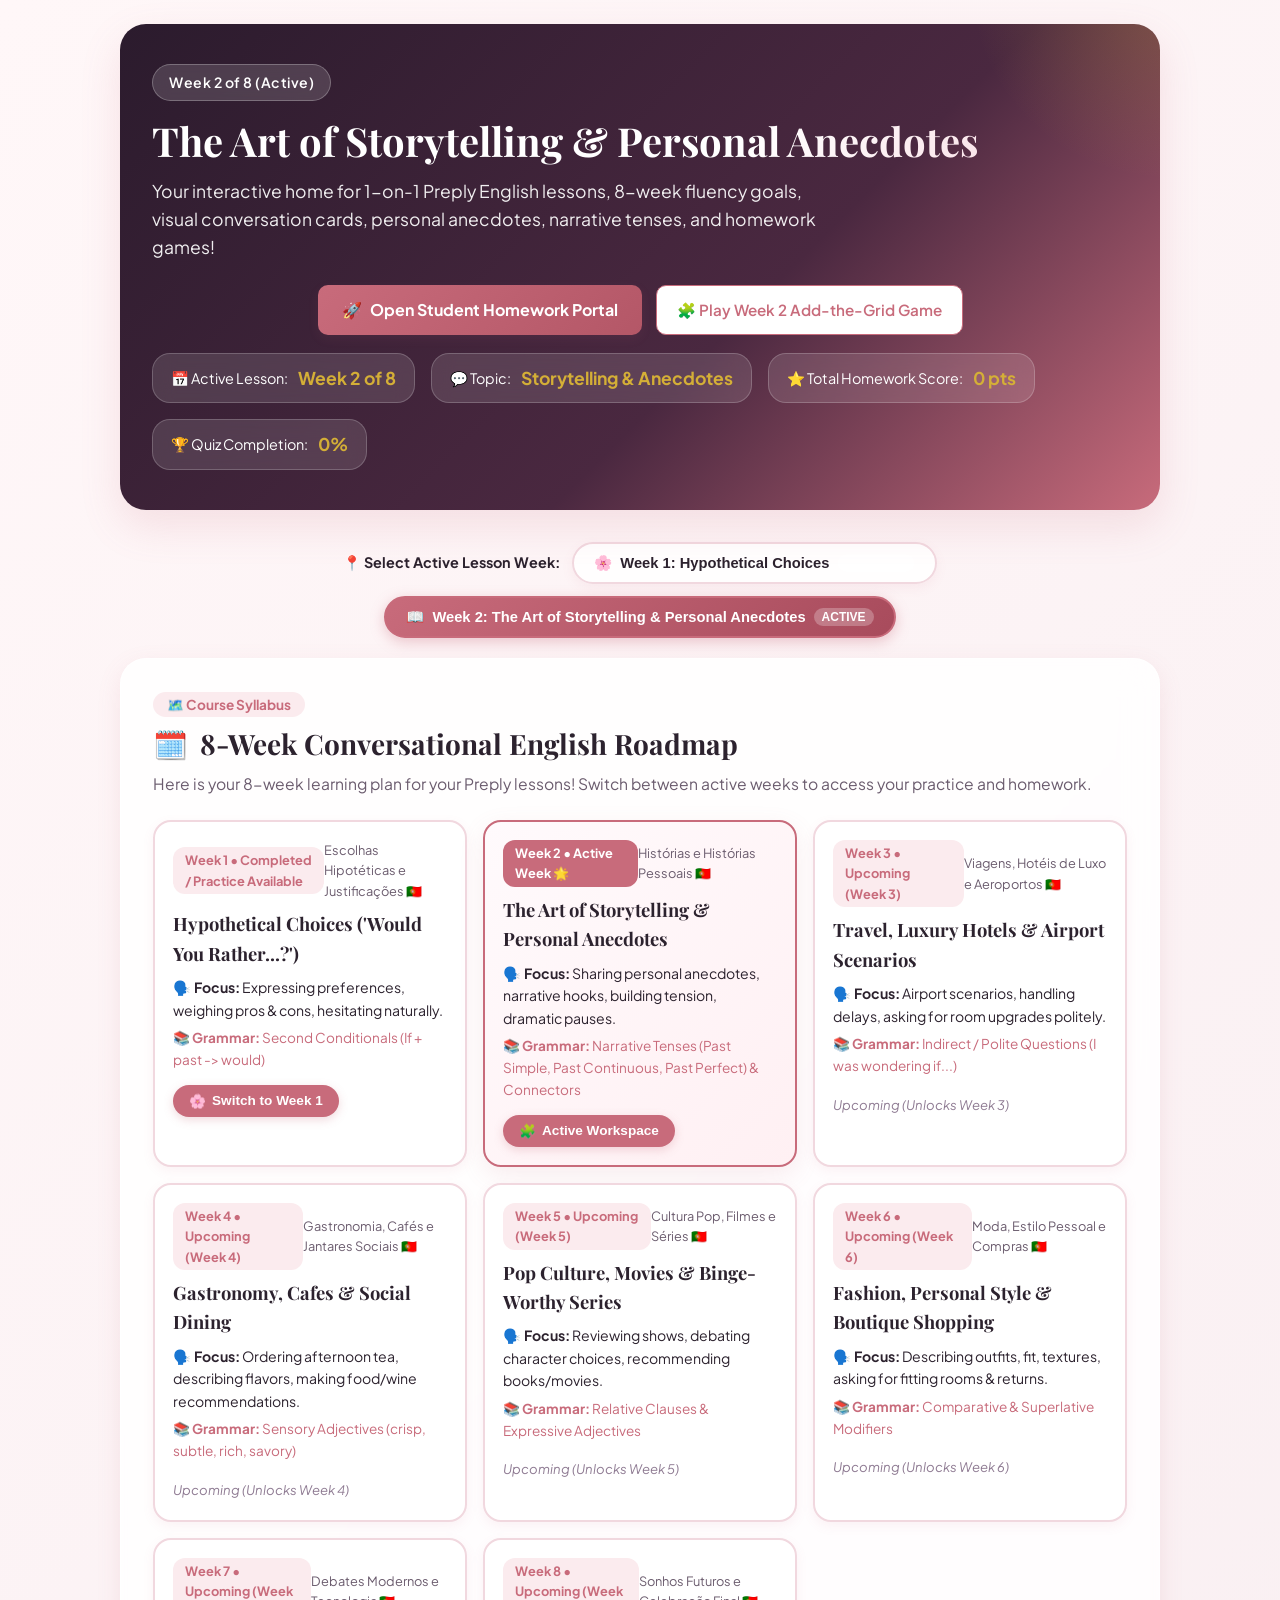
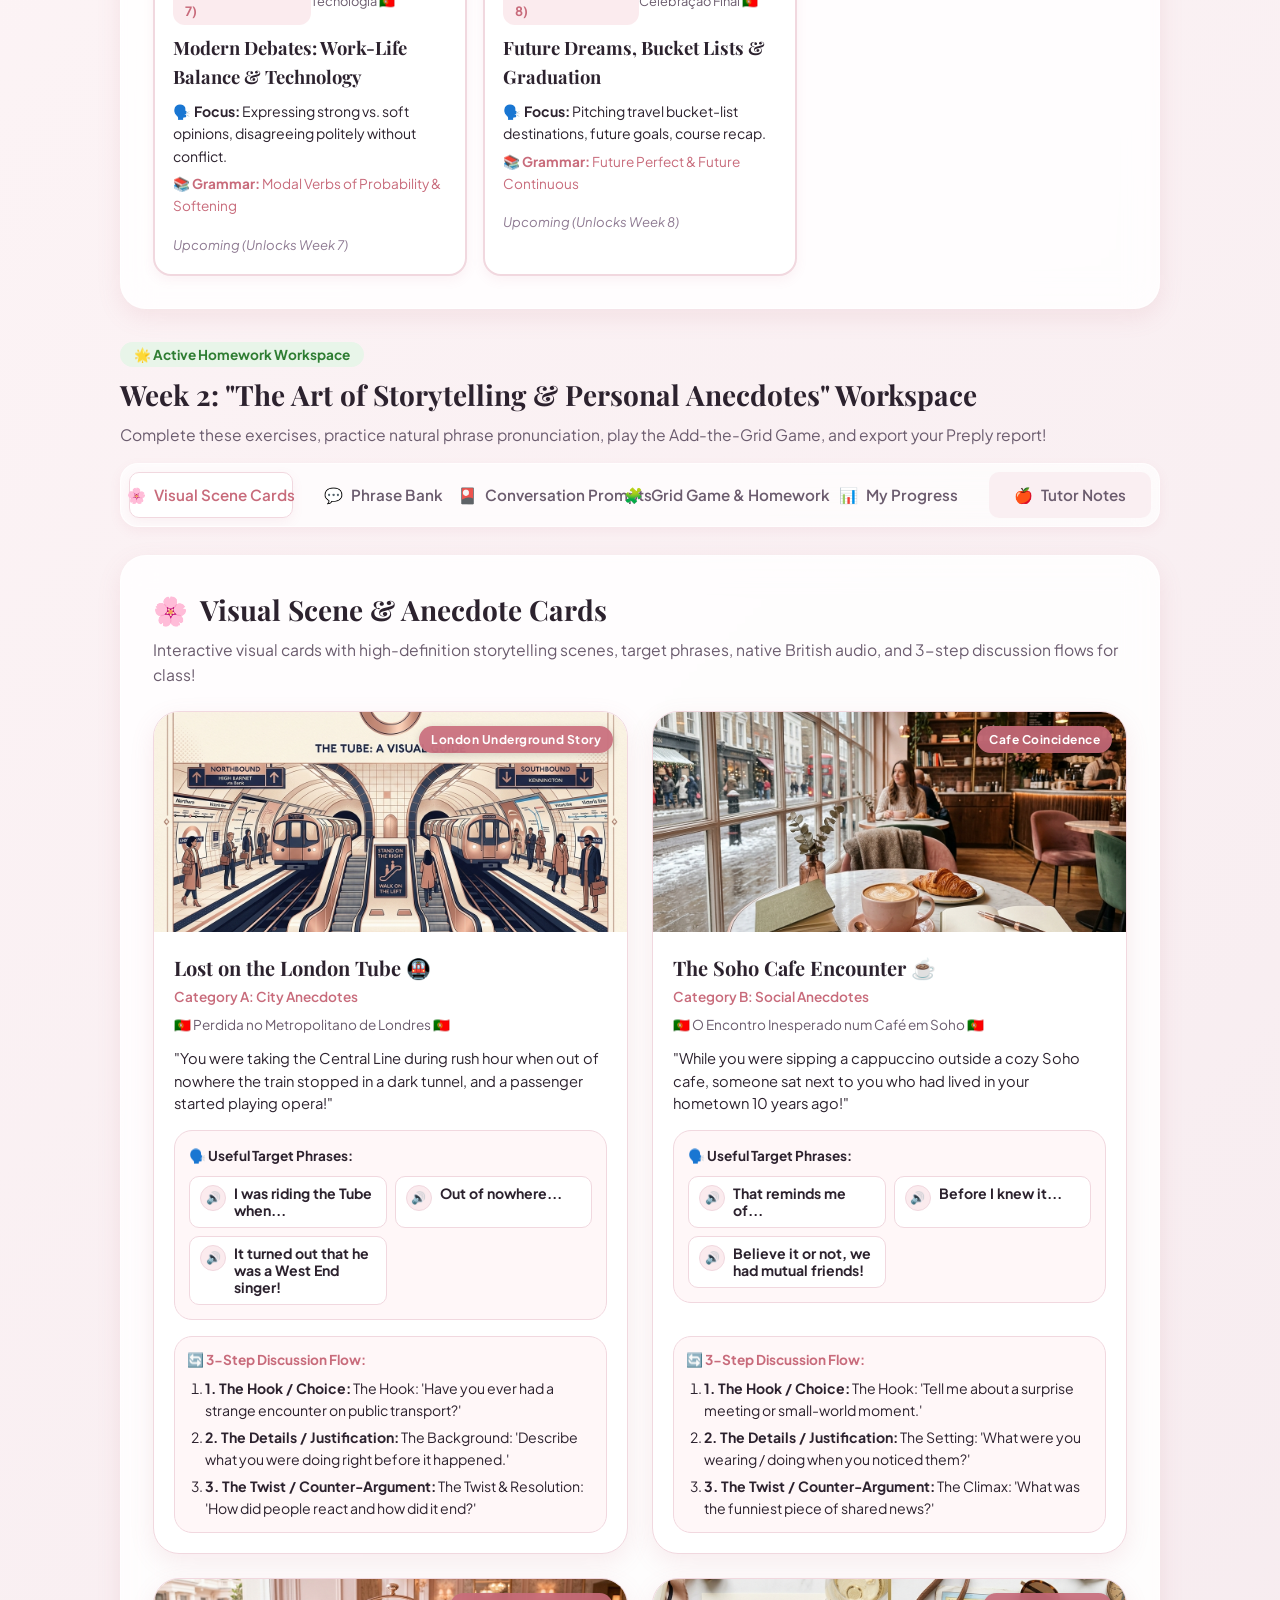
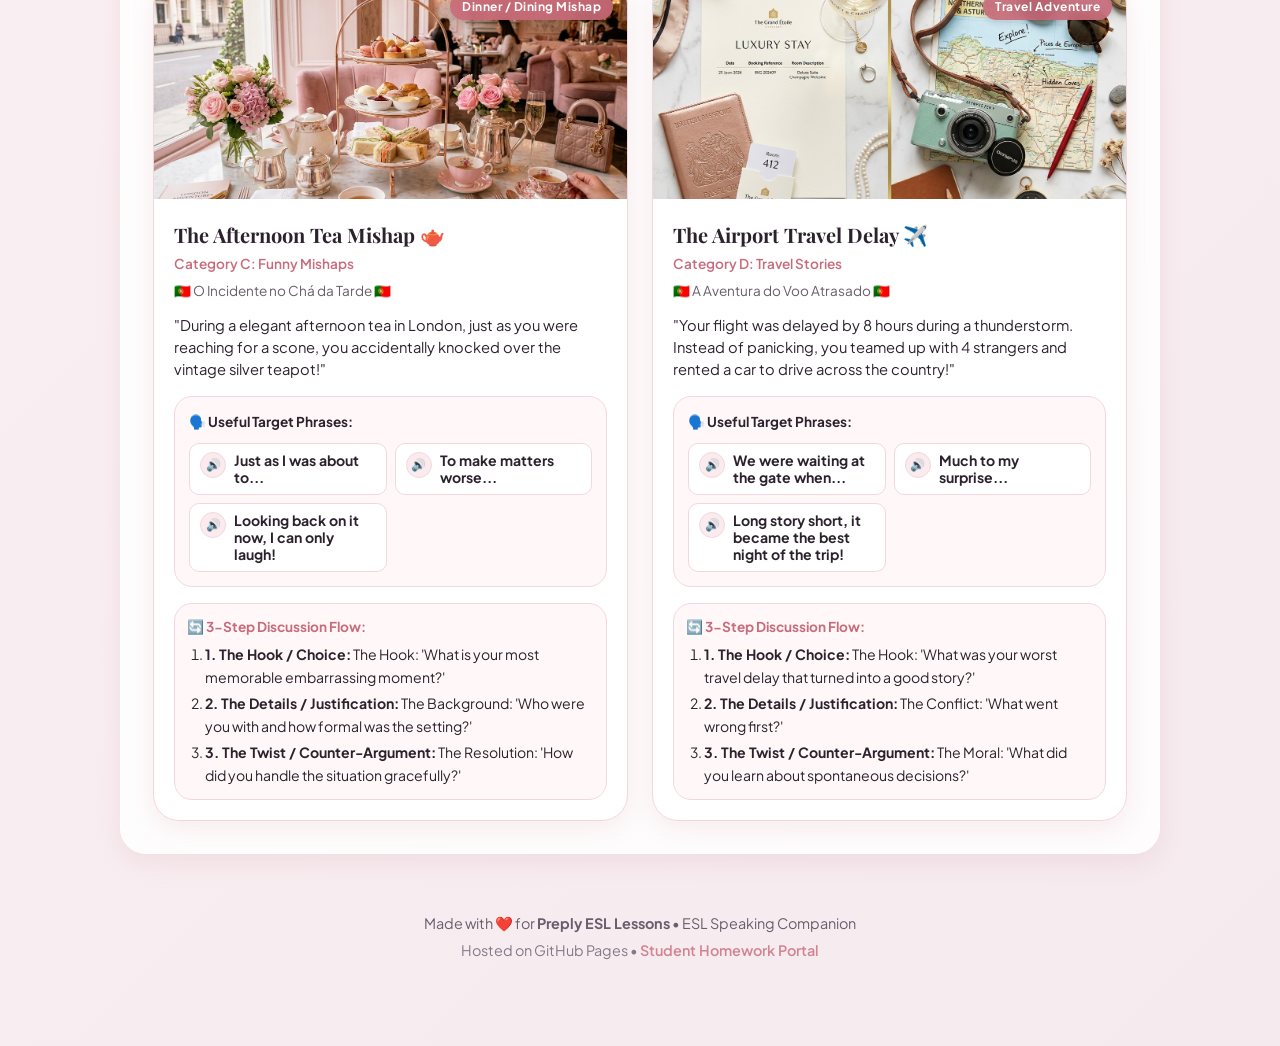
<file: index.html>
<!DOCTYPE html>
<html lang="en">
<head>
  <meta charset="UTF-8">
  <meta name="viewport" content="width=device-width, initial-scale=1.0">
  <title>Preply English Learning Hub 🌸</title>
  <meta name="description" content="Central Preply ESL landing page and 8-week curriculum roadmap: Conversational English, Would You Rather, travel practice, and homework exporter.">
  
  <!-- Google Fonts -->
  <link rel="preconnect" href="https://fonts.googleapis.com">
  <link rel="preconnect" href="https://fonts.gstatic.com" crossorigin>
  <link href="https://fonts.googleapis.com/css2?family=Playfair+Display:ital,wght@0,600;0,700;1,400&family=Plus+Jakarta+Sans:wght@400;500;600;700&display=swap" rel="stylesheet">
  
  <!-- Main Styling -->
  <link rel="stylesheet" href="styles.css">
</head>
<body>

  <div class="app-container">
    
    <!-- Hero Header Banner -->
    <header class="hero-header">
      <div class="hero-badge" id="hero-active-week-badge">
        <span>🌸 Preply Conversational English Hub</span>
        <span>•</span>
        <span>Week 2 Active</span>
        <span>•</span>
        <span>Target: B1/B2 Intermediate</span>
      </div>

      <h1 class="hero-title" id="hero-topic-title">The Art of Storytelling & Personal Anecdotes ✨</h1>
      <p class="hero-subtitle">
        Your interactive home for 1-on-1 Preply English lessons, 8-week fluency goals, visual conversation cards, personal anecdotes, narrative tenses, and homework games!
      </p>

      <!-- Quick Action Buttons -->
      <div style="display: flex; gap: 14px; justify-content: center; flex-wrap: wrap; margin: 18px 0;">
        <a href="student_homework.html" class="btn-primary" style="text-decoration: none; font-weight: 700; font-size: 1rem; padding: 12px 24px;">
          <span>🚀</span> Open Student Homework Portal
        </a>
        <a href="#active-homework-section" class="btn-secondary" style="text-decoration: none; font-weight: 600; font-size: 0.95rem; padding: 12px 20px;">
          <span>🧩</span> Play Week 2 Add-the-Grid Game
        </a>
      </div>
      
      <div class="hero-stats-row">
        <div class="stat-pill">
          <span>📅 Active Lesson:</span>
          <strong>Week 2 of 8</strong>
        </div>
        <div class="stat-pill">
          <span>💬 Topic:</span>
          <strong>Storytelling & Anecdotes</strong>
        </div>
        <div class="stat-pill">
          <span>⭐ Total Homework Score:</span>
          <strong id="header-score-val">0 pts</strong>
        </div>
        <div class="stat-pill">
          <span>🏆 Quiz Completion:</span>
          <strong id="header-progress-val">0%</strong>
        </div>
      </div>
    </header>

    <!-- Week Switcher Controller -->
    <div id="week-switcher-container"></div>

    <!-- SECTION 1: 8-WEEK CURRICULUM ROADMAP -->
    <section class="card-section" style="margin-bottom: 32px;">
      <div class="section-header">
        <div>
          <span style="background: var(--primary-light); color: var(--primary); padding: 4px 14px; border-radius: 20px; font-weight: 700; font-size: 0.85rem;">
            🗺️ Course Syllabus
          </span>
          <h2 class="section-title" style="margin-top: 6px;"><span>🗓️</span> 8-Week Conversational English Roadmap</h2>
          <p class="section-desc">Here is your 8-week learning plan for your Preply lessons! Switch between active weeks to access your practice and homework.</p>
        </div>
      </div>

      <!-- 8-Week Grid -->
      <div style="display: grid; grid-template-columns: repeat(auto-fit, minmax(280px, 1fr)); gap: 16px;" id="syllabus-roadmap-container">
        <!-- Rendered dynamically by JS -->
      </div>
    </section>

    <!-- SECTION 2: ACTIVE HOMEWORK WORKSPACE -->
    <div id="active-homework-section">
      <div class="section-header" style="margin-bottom: 16px;">
        <div>
          <span style="background: #e8f5e9; color: var(--success); padding: 4px 14px; border-radius: 20px; font-weight: 700; font-size: 0.85rem;">
            🌟 Active Homework Workspace
          </span>
          <h2 class="section-title" id="active-homework-title" style="margin-top: 6px;"><span>✏️</span> Week 2: "The Art of Storytelling & Personal Anecdotes" Workspace</h2>
          <p class="section-desc" id="active-homework-desc">Complete these exercises, practice natural phrase pronunciation, play the Add-the-Grid Game, and download your homework report to send to your teacher on Preply!</p>
        </div>
      </div>

      <!-- Navigation Tabs -->
      <nav class="nav-tabs" id="main-nav-tabs" role="tablist">
        <button class="tab-btn active" data-tab="visuals" role="tab">
          <span>🌸</span> Visual Scene Cards
        </button>
        <button class="tab-btn" data-tab="phrases" role="tab">
          <span>💬</span> Phrase Bank
        </button>
        <button class="tab-btn" data-tab="cards" role="tab">
          <span>🎴</span> Conversation Prompts
        </button>
        <button class="tab-btn" data-tab="quizzes" role="tab">
          <span>🧩</span> Grid Game & Homework
        </button>
        <button class="tab-btn" data-tab="progress" role="tab">
          <span>📊</span> My Progress
        </button>
        <button class="tab-btn" data-tab="teacherplan" role="tab" style="margin-left: auto; background: rgba(200, 107, 123, 0.08);">
          <span>🍎</span> Tutor Notes
        </button>
      </nav>

      <!-- Main Content Area -->
      <main>

        <!-- TAB 1: VISUAL DILEMMA CARDS -->
        <section id="tab-visuals" class="tab-content active" role="tabpanel">
          <div class="card-section">
            <div class="section-header">
              <div>
                <h2 class="section-title"><span>🌸</span> Visual Scene & Anecdote Cards</h2>
                <p class="section-desc">Interactive visual cards with high-definition storytelling scenes, target phrases, native British audio, and 3-step discussion flows for class!</p>
              </div>
            </div>

            <div class="visual-cards-grid" id="visual-cards-container">
              <!-- Rendered dynamically by JS -->
            </div>
          </div>
        </section>

        <!-- TAB 2: FUNCTIONAL LANGUAGE BANK -->
        <section id="tab-phrases" class="tab-content" role="tabpanel">
          <div class="card-section">
            <div class="section-header">
              <div>
                <h2 class="section-title"><span>💬</span> Functional Language & Storytelling Expressions</h2>
                <p class="section-desc">Master natural phrases for story hooks, building tension, dramatic pauses, and reflecting. Click the speaker icon to listen to British audio pronunciation!</p>
              </div>
            </div>

            <div class="phrases-container" id="functional-phrases-container">
              <!-- Rendered dynamically by JS -->
            </div>
          </div>
        </section>

        <!-- TAB 3: CONVERSATION CARDS -->
        <section id="tab-cards" class="tab-content" role="tabpanel">
          <div class="card-section">
            <div class="section-header">
              <div>
                <h2 class="section-title"><span>🎴</span> Storytelling & Anecdote Prompt Cards</h2>
                <p class="section-desc">10 interactive prompt cards across funny mishaps, travel twists, coincidences, and surprises. Click your preferred story angle to practice!</p>
              </div>
            </div>

            <!-- Category Filter -->
            <div class="category-filter" id="card-category-filter">
              <!-- Rendered by JS -->
            </div>

            <div class="cards-grid" id="conversation-cards-container">
              <!-- Rendered dynamically by JS -->
            </div>
          </div>
        </section>

        <!-- TAB 4: PREPLY HOMEWORK QUIZZES & ADD THE GRID GAME -->
        <section id="tab-quizzes" class="tab-content" role="tabpanel">
          <div class="card-section">
            
            <!-- Main Grid Game Container -->
            <div id="grid-game-container">
              <!-- Rendered dynamically by JS -->
            </div>

            <!-- Additional Quizzes -->
            <div class="section-header" style="margin-top: 36px;">
              <div>
                <h2 class="section-title"><span>✏️</span> Grammar & Narrative Tenses Exercises</h2>
                <p class="section-desc">Complete these auto-graded practice questions to test past simple, past continuous, past perfect, and storytelling transition connectors!</p>
              </div>
            </div>

            <div class="quiz-container" id="quiz-questions-container">
              <!-- Quiz cards rendered by JS -->
            </div>
          </div>
        </section>

        <!-- TAB 5: MY PROGRESS & PREPLY EXPORTER -->
        <section id="tab-progress" class="tab-content" role="tabpanel">
          <div class="card-section">
            <div class="section-header">
              <div>
                <h2 class="section-title"><span>📊</span> Homework Progress & Preply Exporter</h2>
                <p class="section-desc">Review your score, download your homework report, and upload it directly to your tutor on Preply!</p>
              </div>
            </div>

            <div class="progress-card">
              <div style="display: flex; justify-content: space-between; align-items: center; font-weight: 600;">
                <span>Overall Homework Completion</span>
                <span id="progress-percent-label">0%</span>
              </div>
              
              <div class="progress-bar-container">
                <div class="progress-bar-fill" id="progress-bar-fill"></div>
              </div>

              <h3 class="serif-font" style="margin-bottom: 12px; color: var(--primary);">📋 Preply Homework Summary Report</h3>
              <p style="font-size: 0.9rem; color: var(--text-muted); margin-bottom: 12px;">
                You can copy your report or download it as a document file to send to your teacher on Preply!
              </p>

              <div class="homework-summary-box" id="summary-report-text">
                Generating your report...
              </div>

              <div style="display: flex; gap: 12px; flex-wrap: wrap; margin-bottom: 28px;">
                <button class="btn-primary" id="btn-download-report">
                  <span>📥</span> Download Homework (.txt)
                </button>
                <button class="btn-secondary" id="btn-copy-report">
                  <span>📋</span> Copy Text Report
                </button>
                <button class="btn-secondary" id="btn-reset-progress" style="margin-left: auto;">
                  <span>🔄</span> Reset Progress
                </button>
              </div>

              <!-- Preply Upload Guide Callout -->
              <div class="preply-guide-card">
                <div class="preply-guide-header">
                  <span class="preply-logo-badge">Preply 🎓</span>
                  <h3 class="serif-font" style="font-size: 1.25rem; color: var(--text-dark); margin: 0;">
                    How to Send Your Homework to Your Teacher on Preply
                  </h3>
                </div>
                <p style="font-size: 0.92rem; color: var(--text-muted); margin-bottom: 16px;">
                  Follow these simple steps:
                </p>

                <div class="preply-steps-grid">
                  <div class="preply-step-item">
                    <div class="step-num">Step 1</div>
                    <div class="step-icon">📥</div>
                    <div class="step-title">Download File</div>
                    <div class="step-desc">Click the pink <strong>"Download Homework (.txt)"</strong> button above to save your homework report onto your phone or computer.</div>
                  </div>

                  <div class="preply-step-item">
                    <div class="step-num">Step 2</div>
                    <div class="step-icon">💬</div>
                    <div class="step-title">Open Preply Chat</div>
                    <div class="step-desc">Log into <strong>Preply</strong> app or website and open the chat message window with your English teacher.</div>
                  </div>

                  <div class="preply-step-item">
                    <div class="step-num">Step 3</div>
                    <div class="step-icon">📎</div>
                    <div class="step-title">Attach Document</div>
                    <div class="step-desc">Click the paperclip or plus icon <strong>(📎)</strong> next to the message box and select your downloaded file (<code>WouldYouRather_Homework.txt</code>).</div>
                  </div>

                  <div class="preply-step-item">
                    <div class="step-num">Step 4</div>
                    <div class="step-icon">🚀</div>
                    <div class="step-title">Send & Celebrate!</div>
                    <div class="step-desc">Press <strong>Send</strong>! Your teacher will receive your full score breakdown and quiz answers.</div>
                  </div>
                </div>
              </div>

            </div>
          </div>
        </section>

        <!-- TAB 6: TEACHER LESSON PLAN (For Tutor) -->
        <section id="tab-teacherplan" class="tab-content" role="tabpanel">
          <div class="card-section">
            <div class="section-header">
              <div>
                <h2 class="section-title"><span>🍎</span> Preply 50–60 Minute Lesson Plan & Notes</h2>
                <p class="section-desc">Structured teaching guide for the tutor: Warm-up questions, target functional structures, 3-step discussion flow, feedback guidance, and adult learner tips.</p>
              </div>
            </div>

            <div class="teacher-plan-container" id="teacher-plan-container">
              <!-- Rendered dynamically by JS -->
            </div>
          </div>
        </section>

      </main>
    </div>

    <!-- Footer -->
    <footer class="footer">
      <p>Made with ❤️ for <strong>Preply ESL Lessons</strong> • ESL Speaking Companion</p>
      <p style="margin-top: 4px; opacity: 0.8;">Hosted on GitHub Pages • <a href="student_homework.html">Student Homework Portal</a></p>
    </footer>

  </div>

  <!-- JavaScript Scripts -->
  <script src="vocabulary-data.js"></script>
  <script src="app.js"></script>
</body>
</html>
</file>
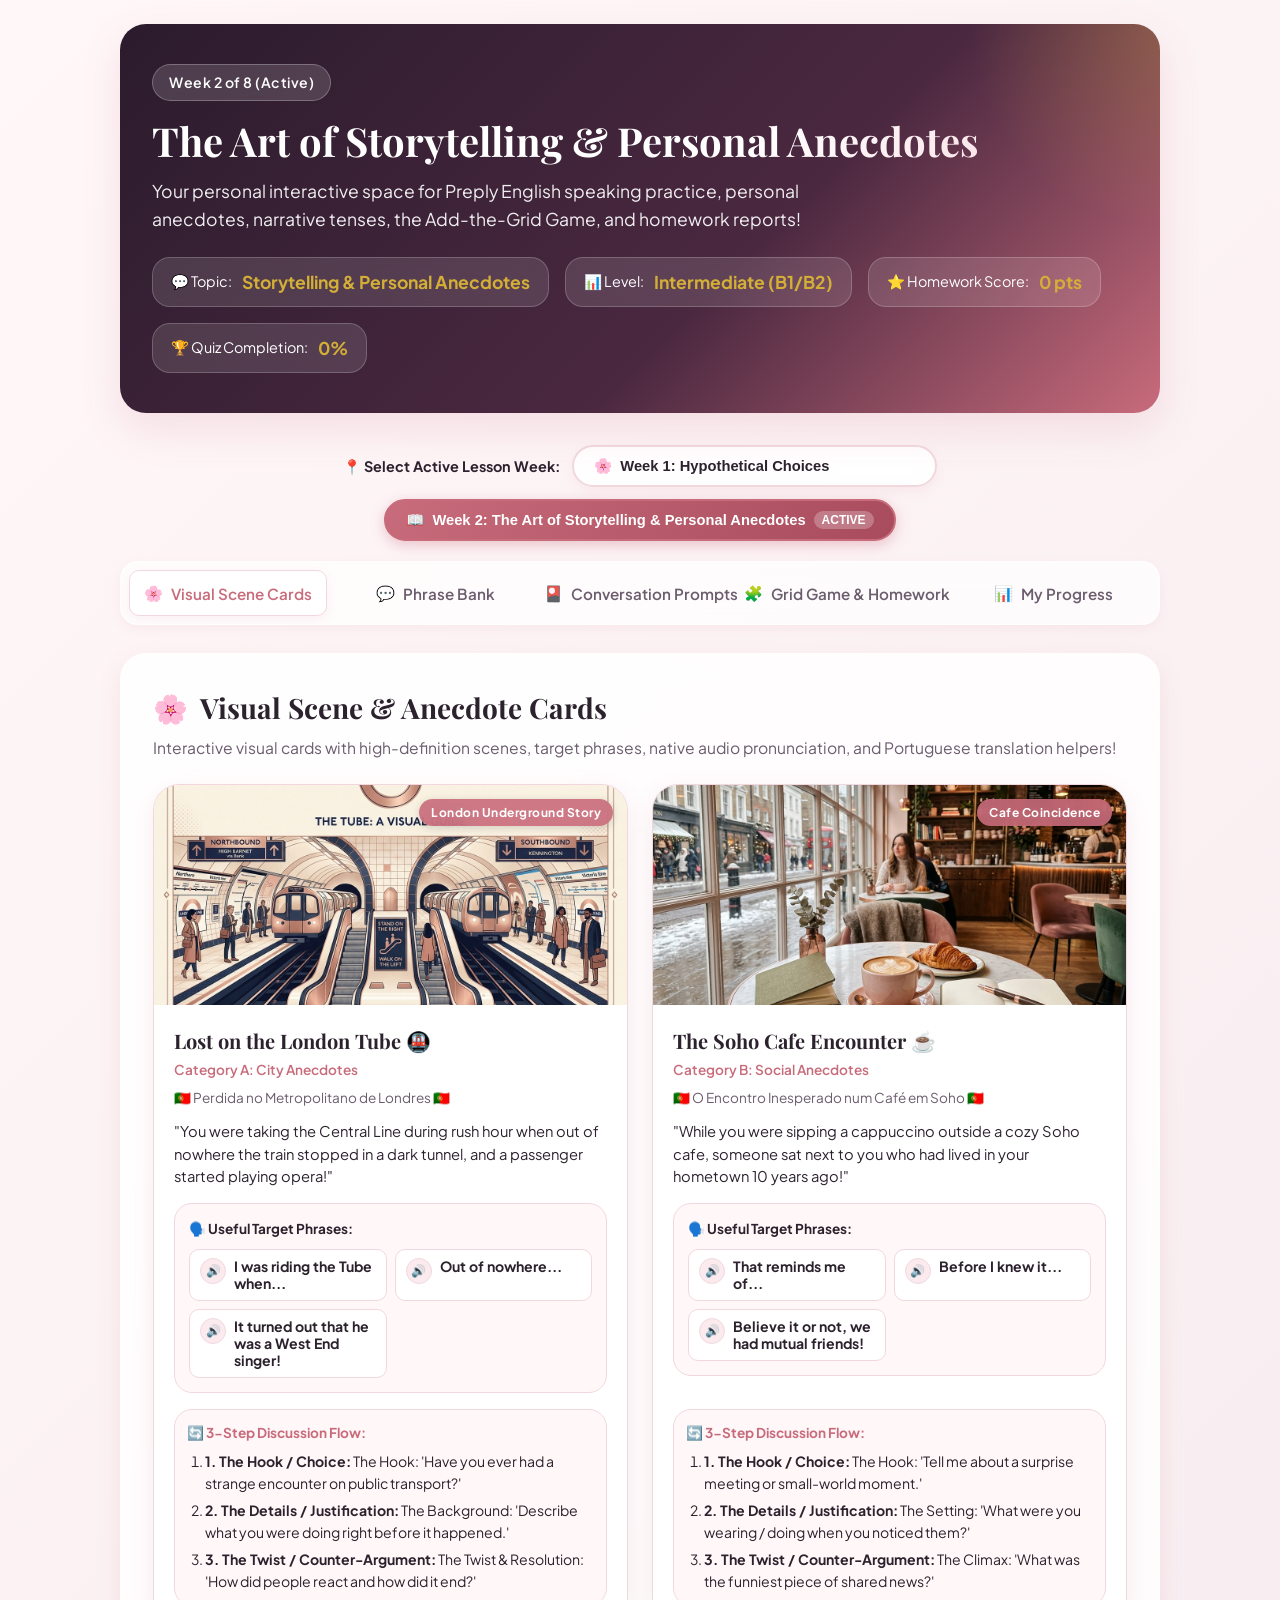
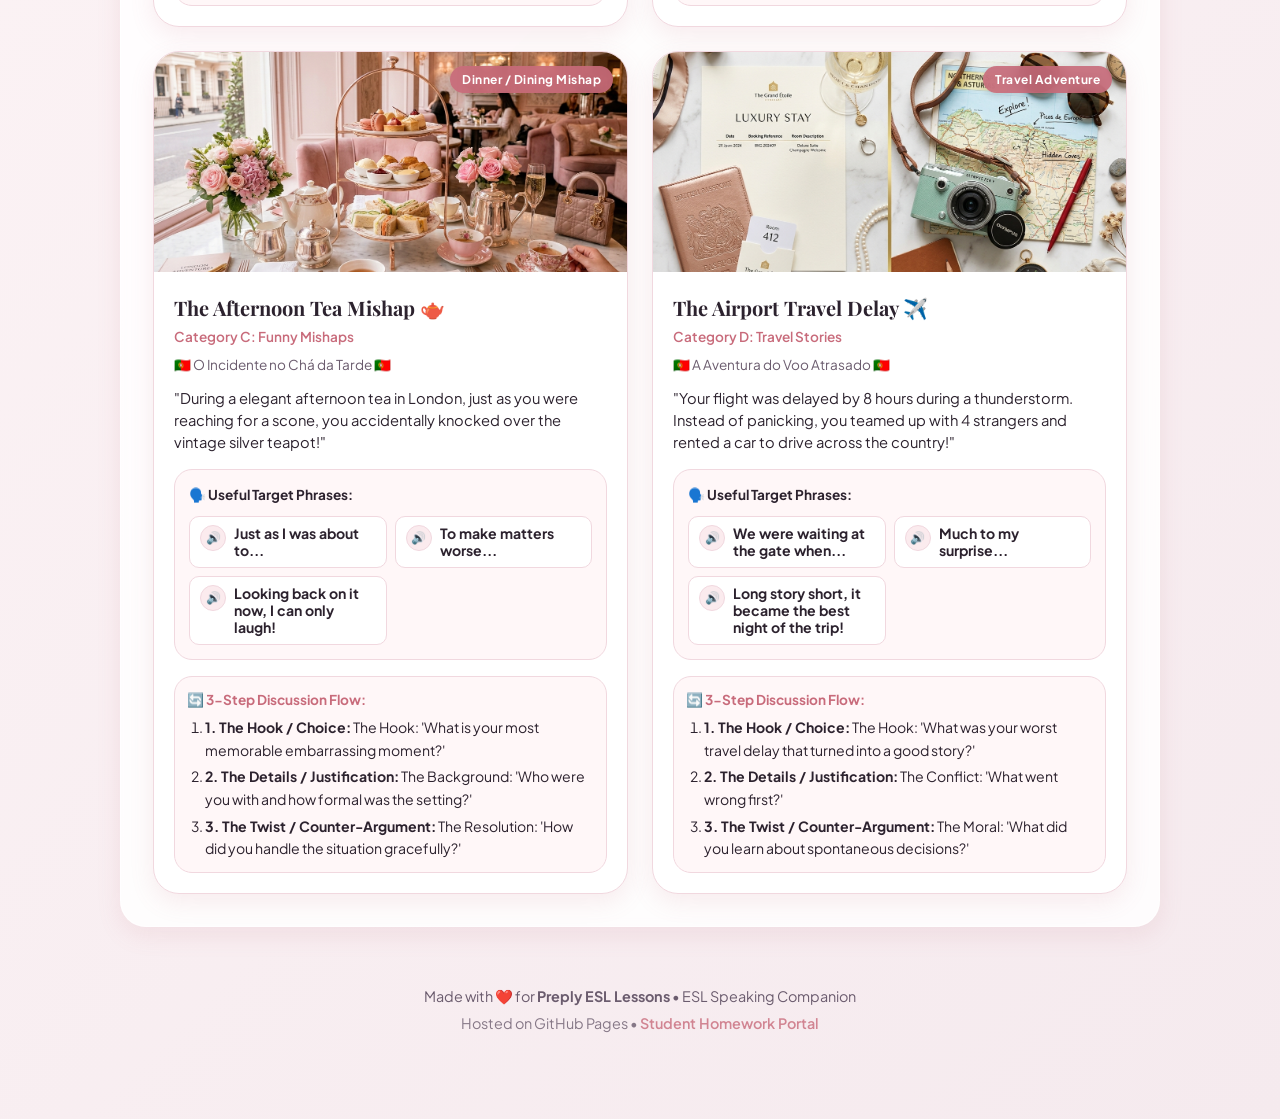
<file: student_homework.html>
<!DOCTYPE html>
<html lang="en">
<head>
  <meta charset="UTF-8">
  <meta name="viewport" content="width=device-width, initial-scale=1.0">
  <title>Preply ESL Homework Portal 🌸</title>
  <meta name="description" content="Student homework and practice portal for 'Would You Rather...?' speaking practice, second conditionals, and Preply assignments.">
  
  <!-- Google Fonts -->
  <link rel="preconnect" href="https://fonts.googleapis.com">
  <link rel="preconnect" href="https://fonts.gstatic.com" crossorigin>
  <link href="https://fonts.googleapis.com/css2?family=Playfair+Display:ital,wght@0,600;0,700;1,400&family=Plus+Jakarta+Sans:wght@400;500;600;700&display=swap" rel="stylesheet">
  
  <!-- Main Styling -->
  <link rel="stylesheet" href="styles.css">
</head>
<body>

  <div class="app-container">
    
    <!-- Hero Header Banner -->
    <header class="hero-header">
      <div class="hero-badge" id="hero-active-week-badge">
        <span>🌸 Preply Student Homework Portal</span>
        <span>•</span>
        <span>Target: B1/B2 Intermediate</span>
        <span>•</span>
        <span>🇵🇹 Portuguese Support</span>
      </div>

      <h1 class="hero-title" id="hero-topic-title">The Art of Storytelling & Personal Anecdotes ✨</h1>
      <p class="hero-subtitle">
        Your personal interactive space for Preply English speaking practice, personal anecdotes, narrative tenses, the Add-the-Grid Game, and homework reports!
      </p>
      
      <div class="hero-stats-row">
        <div class="stat-pill">
          <span>💬 Topic:</span>
          <strong>Storytelling & Personal Anecdotes</strong>
        </div>
        <div class="stat-pill">
          <span>📊 Level:</span>
          <strong>Intermediate (B1/B2)</strong>
        </div>
        <div class="stat-pill">
          <span>⭐ Homework Score:</span>
          <strong id="header-score-val">0 pts</strong>
        </div>
        <div class="stat-pill">
          <span>🏆 Quiz Completion:</span>
          <strong id="header-progress-val">0%</strong>
        </div>
      </div>
    </header>

    <!-- Week Switcher Controller -->
    <div id="week-switcher-container"></div>

    <!-- Navigation Tabs (Student Version) -->
    <nav class="nav-tabs" id="main-nav-tabs" role="tablist">
      <button class="tab-btn active" data-tab="visuals" role="tab">
        <span>🌸</span> Visual Scene Cards
      </button>
      <button class="tab-btn" data-tab="phrases" role="tab">
        <span>💬</span> Phrase Bank
      </button>
      <button class="tab-btn" data-tab="cards" role="tab">
        <span>🎴</span> Conversation Prompts
      </button>
      <button class="tab-btn" data-tab="quizzes" role="tab">
        <span>🧩</span> Grid Game & Homework
      </button>
      <button class="tab-btn" data-tab="progress" role="tab">
        <span>📊</span> My Progress
      </button>
    </nav>

    <!-- Main Content Area -->
    <main>

      <!-- TAB 1: VISUAL DILEMMA CARDS -->
      <section id="tab-visuals" class="tab-content active" role="tabpanel">
        <div class="card-section">
          <div class="section-header">
            <div>
              <h2 class="section-title"><span>🌸</span> Visual Scene & Anecdote Cards</h2>
              <p class="section-desc">Interactive visual cards with high-definition scenes, target phrases, native audio pronunciation, and Portuguese translation helpers!</p>
            </div>
          </div>

          <div class="visual-cards-grid" id="visual-cards-container">
            <!-- Rendered dynamically by JS -->
          </div>
        </div>
      </section>

      <!-- TAB 2: FUNCTIONAL LANGUAGE PHRASE BANK -->
      <section id="tab-phrases" class="tab-content" role="tabpanel">
        <div class="card-section">
          <div class="section-header">
            <div>
              <h2 class="section-title"><span>💬</span> Phrase Bank & Natural Expressions</h2>
              <p class="section-desc">Master natural phrases for story hooks, building tension, dramatic pauses, and reflecting. Click the speaker icon to listen to British audio pronunciation!</p>
            </div>
          </div>

          <div class="phrases-container" id="functional-phrases-container">
            <!-- Rendered dynamically by JS -->
          </div>
        </div>
      </section>

      <!-- TAB 3: CONVERSATION CARDS -->
      <section id="tab-cards" class="tab-content" role="tabpanel">
        <div class="card-section">
          <div class="section-header">
            <div>
              <h2 class="section-title"><span>🎴</span> Storytelling & Anecdote Prompt Cards</h2>
              <p class="section-desc">10 interactive prompt cards across funny mishaps, travel twists, coincidences, and surprises. Click your preferred story option to practice!</p>
            </div>
          </div>

          <!-- Category Filter -->
          <div class="category-filter" id="card-category-filter">
            <!-- Rendered by JS -->
          </div>

          <div class="cards-grid" id="conversation-cards-container">
            <!-- Rendered dynamically by JS -->
          </div>
        </div>
      </section>

      <!-- TAB 4: INTERACTIVE HOMEWORK & ADD THE GRID GAME -->
      <section id="tab-quizzes" class="tab-content" role="tabpanel">
        <div class="card-section">
          
          <!-- Main Grid Game Container -->
          <div id="grid-game-container">
            <!-- Rendered dynamically by JS -->
          </div>

          <!-- Additional Quizzes -->
          <div class="section-header" style="margin-top: 36px;">
            <div>
              <h2 class="section-title"><span>✏️</span> Grammar & Narrative Tenses Exercises</h2>
              <p class="section-desc">Complete these auto-graded practice questions to test past simple, past continuous, past perfect, and storytelling transition connectors!</p>
            </div>
          </div>

          <div class="quiz-container" id="quiz-questions-container">
            <!-- Quiz cards rendered by JS -->
          </div>
        </div>
      </section>

      <!-- TAB 5: MY PROGRESS & PREPLY EXPORTER -->
      <section id="tab-progress" class="tab-content" role="tabpanel">
        <div class="card-section">
          <div class="section-header">
            <div>
              <h2 class="section-title"><span>📊</span> Homework Progress & Preply Exporter</h2>
              <p class="section-desc">Review your completed homework score, download your report file, and upload it to your teacher on Preply!</p>
            </div>
          </div>

          <div class="progress-card">
            <div style="display: flex; justify-content: space-between; align-items: center; font-weight: 600;">
              <span>Overall Homework Completion</span>
              <span id="progress-percent-label">0%</span>
            </div>
            
            <div class="progress-bar-container">
              <div class="progress-bar-fill" id="progress-bar-fill"></div>
            </div>

            <h3 class="serif-font" style="margin-bottom: 12px; color: var(--primary);">📋 Preply Homework Summary Report</h3>
            <p style="font-size: 0.9rem; color: var(--text-muted); margin-bottom: 12px;">
              You can copy your report or download it as a text file to send to your teacher on Preply!
            </p>

            <div class="homework-summary-box" id="summary-report-text">
              Generating your report...
            </div>

            <div style="display: flex; gap: 12px; flex-wrap: wrap; margin-bottom: 28px;">
              <button class="btn-primary" id="btn-download-report">
                <span>📥</span> Download Homework (.txt)
              </button>
              <button class="btn-secondary" id="btn-copy-report">
                <span>📋</span> Copy Text Report
              </button>
              <button class="btn-secondary" id="btn-reset-progress" style="margin-left: auto;">
                <span>🔄</span> Reset Progress
              </button>
            </div>

            <!-- Preply Upload Guide Callout -->
            <div class="preply-guide-card">
              <div class="preply-guide-header">
                <span class="preply-logo-badge">Preply 🎓</span>
                <h3 class="serif-font" style="font-size: 1.25rem; color: var(--text-dark); margin: 0;">
                  How to Send Your Homework to Your Teacher on Preply
                </h3>
              </div>
              <p style="font-size: 0.92rem; color: var(--text-muted); margin-bottom: 16px;">
                Follow these simple steps:
              </p>

              <div class="preply-steps-grid">
                <div class="preply-step-item">
                  <div class="step-num">Step 1</div>
                  <div class="step-icon">📥</div>
                  <div class="step-title">Download File</div>
                  <div class="step-desc">Click the pink <strong>"Download Homework (.txt)"</strong> button above to save your homework report onto your phone or computer.</div>
                </div>

                <div class="preply-step-item">
                  <div class="step-num">Step 2</div>
                  <div class="step-icon">💬</div>
                  <div class="step-title">Open Preply Chat</div>
                  <div class="step-desc">Log into <strong>Preply</strong> app or website and open the chat message window with your English teacher.</div>
                </div>

                <div class="preply-step-item">
                  <div class="step-num">Step 3</div>
                  <div class="step-icon">📎</div>
                  <div class="step-title">Attach Document</div>
                  <div class="step-desc">Click the paperclip or plus icon <strong>(📎)</strong> next to the message box and select your downloaded file (<code>WouldYouRather_Homework.txt</code>).</div>
                </div>

                <div class="preply-step-item">
                  <div class="step-num">Step 4</div>
                  <div class="step-icon">🚀</div>
                  <div class="step-title">Send & Celebrate!</div>
                  <div class="step-desc">Press <strong>Send</strong>! Your teacher will receive your full score breakdown and quiz answers.</div>
                </div>
              </div>
            </div>

          </div>
        </div>
      </section>

    </main>

    <!-- Footer -->
    <footer class="footer">
      <p>Made with ❤️ for <strong>Preply ESL Lessons</strong> • ESL Speaking Companion</p>
      <p style="margin-top: 4px; opacity: 0.8;">Hosted on GitHub Pages • <a href="student_homework.html">Student Homework Portal</a></p>
    </footer>

  </div>

  <!-- JavaScript Scripts -->
  <script src="vocabulary-data.js"></script>
  <script src="app.js"></script>
</body>
</html>
</file>
<file: styles.css>
/* ==========================================================================
   Preply London ESL Homework Hub - Modern Feminine Aesthetic Design System
   ========================================================================== */

@import url('https://fonts.googleapis.com/css2?family=Playfair+Display:ital,wght@0,600;0,700;1,400&family=Plus+Jakarta+Sans:wght@400;500;600;700&display=swap');

:root {
  /* Color Palette - Elegant Rose Gold & Winter London Theme */
  --primary: #c86b7b;
  --primary-hover: #b45767;
  --primary-light: #fbebee;
  --secondary: #e8a5b8;
  --accent-gold: #d4af37;
  --accent-blue: #3a6073;
  --bg-gradient-start: #fff7f8;
  --bg-gradient-end: #f5eaee;
  --surface: #ffffff;
  --surface-translucent: rgba(255, 255, 255, 0.85);
  --text-dark: #2c222e;
  --text-muted: #6b5c6e;
  --text-light: #8e7a92;
  --border-color: #f1d8df;
  --border-hover: #e5b6c3;
  
  /* Status Colors */
  --success: #2e7d32;
  --success-bg: #e8f5e9;
  --error: #c62828;
  --error-bg: #ffebee;
  
  /* Shadows & Glassmorphism */
  --shadow-sm: 0 4px 12px rgba(200, 107, 123, 0.08);
  --shadow-md: 0 8px 24px rgba(200, 107, 123, 0.12);
  --shadow-lg: 0 16px 40px rgba(200, 107, 123, 0.16);
  --glass-border: 1px solid rgba(255, 255, 255, 0.6);
  
  /* Border Radius */
  --radius-sm: 10px;
  --radius-md: 18px;
  --radius-lg: 26px;
  --radius-full: 9999px;
  
  /* Transitions */
  --transition: all 0.3s cubic-bezier(0.4, 0, 0.2, 1);
}

/* Base Styles */
* {
  box-sizing: border-box;
  margin: 0;
  padding: 0;
}

body {
  font-family: 'Plus Jakarta Sans', sans-serif;
  background: linear-gradient(135deg, var(--bg-gradient-start) 0%, var(--bg-gradient-end) 100%);
  color: var(--text-dark);
  min-height: 100vh;
  line-height: 1.6;
  padding-bottom: 60px;
}

/* Typography */
h1, h2, h3, .serif-font {
  font-family: 'Playfair Display', serif;
}

/* App Container */
.app-container {
  max-width: 1080px;
  margin: 0 auto;
  padding: 24px 20px;
}

/* Top Banner / Hero Header */
.hero-header {
  background: linear-gradient(135deg, #2b1b2d 0%, #4a2840 60%, #c86b7b 100%);
  color: #ffffff;
  border-radius: var(--radius-lg);
  padding: 40px 32px;
  box-shadow: var(--shadow-lg);
  position: relative;
  overflow: hidden;
  margin-bottom: 32px;
}

.hero-header::before {
  content: "";
  position: absolute;
  top: -50%;
  right: -20%;
  width: 400px;
  height: 400px;
  background: radial-gradient(circle, rgba(212, 175, 55, 0.25) 0%, rgba(255, 255, 255, 0) 70%);
  pointer-events: none;
}

.hero-badge {
  display: inline-flex;
  align-items: center;
  gap: 8px;
  background: rgba(255, 255, 255, 0.15);
  backdrop-filter: blur(8px);
  padding: 6px 16px;
  border-radius: var(--radius-full);
  font-size: 0.88rem;
  font-weight: 600;
  letter-spacing: 0.5px;
  margin-bottom: 16px;
  border: 1px solid rgba(255, 255, 255, 0.25);
}

.hero-title {
  font-size: 2.5rem;
  font-weight: 700;
  line-height: 1.2;
  margin-bottom: 12px;
  background: linear-gradient(120deg, #ffffff 60%, #f7d6de 100%);
  -webkit-background-clip: text;
  -webkit-text-fill-color: transparent;
}

.hero-subtitle {
  font-size: 1.1rem;
  opacity: 0.92;
  max-width: 680px;
  font-weight: 400;
  margin-bottom: 24px;
}

.hero-stats-row {
  display: flex;
  flex-wrap: wrap;
  gap: 16px;
}

.stat-pill {
  background: rgba(255, 255, 255, 0.12);
  backdrop-filter: blur(10px);
  border: 1px solid rgba(255, 255, 255, 0.2);
  padding: 10px 18px;
  border-radius: var(--radius-md);
  font-size: 0.9rem;
  display: flex;
  align-items: center;
  gap: 10px;
}

.stat-pill strong {
  color: var(--accent-gold);
  font-size: 1.1rem;
}

/* Navigation Tabs */
.nav-tabs {
  display: flex;
  gap: 10px;
  background: rgba(255, 255, 255, 0.7);
  backdrop-filter: blur(12px);
  padding: 8px;
  border-radius: var(--radius-md);
  margin-bottom: 28px;
  box-shadow: var(--shadow-sm);
  border: var(--glass-border);
  overflow-x: auto;
  scrollbar-width: none;
}

.nav-tabs::-webkit-scrollbar {
  display: none;
}

.tab-btn {
  flex: 1;
  min-width: 140px;
  padding: 12px 18px;
  border: none;
  background: transparent;
  color: var(--text-muted);
  font-family: inherit;
  font-size: 0.95rem;
  font-weight: 600;
  border-radius: var(--radius-sm);
  cursor: pointer;
  transition: var(--transition);
  display: flex;
  align-items: center;
  justify-content: center;
  gap: 8px;
  white-space: nowrap;
}

.tab-btn:hover {
  color: var(--primary);
  background: rgba(200, 107, 123, 0.08);
}

.tab-btn.active {
  background: var(--surface);
  color: var(--primary);
  box-shadow: var(--shadow-sm);
  border: 1px solid var(--border-color);
}

/* Tab Content Sections */
.tab-content {
  display: none;
  animation: fadeIn 0.4s ease-in-out;
}

.tab-content.active {
  display: block;
}

@keyframes fadeIn {
  from { opacity: 0; transform: translateY(8px); }
  to { opacity: 1; transform: translateY(0); }
}

/* Cards & Containers */
.card-section {
  background: var(--surface-translucent);
  backdrop-filter: blur(16px);
  border-radius: var(--radius-lg);
  padding: 32px;
  box-shadow: var(--shadow-md);
  border: var(--glass-border);
  margin-bottom: 28px;
}

.section-header {
  margin-bottom: 24px;
  display: flex;
  align-items: center;
  justify-content: space-between;
  flex-wrap: wrap;
  gap: 12px;
}

.section-title {
  font-size: 1.75rem;
  color: var(--text-dark);
  display: flex;
  align-items: center;
  gap: 12px;
}

.section-desc {
  color: var(--text-muted);
  font-size: 0.98rem;
  margin-top: 4px;
}

/* Category Filter Pills */
.category-filter {
  display: flex;
  gap: 10px;
  flex-wrap: wrap;
  margin-bottom: 24px;
}

.filter-btn {
  padding: 8px 16px;
  border-radius: var(--radius-full);
  border: 1px solid var(--border-color);
  background: var(--surface);
  color: var(--text-muted);
  font-family: inherit;
  font-size: 0.88rem;
  font-weight: 600;
  cursor: pointer;
  transition: var(--transition);
}

.filter-btn:hover, .filter-btn.active {
  background: var(--primary);
  color: #ffffff;
  border-color: var(--primary);
  box-shadow: var(--shadow-sm);
}

/* Flashcards Grid & Card Component */
.flashcards-grid {
  display: grid;
  grid-template-columns: repeat(auto-fill, minmax(280px, 1fr));
  gap: 20px;
}

.flashcard {
  perspective: 1000px;
  height: 275px;
  cursor: pointer;
}

.flashcard-inner {
  position: relative;
  width: 100%;
  height: 100%;
  transition: transform 0.6s cubic-bezier(0.4, 0, 0.2, 1);
  transform-style: preserve-3d;
}

.flashcard.flipped .flashcard-inner {
  transform: rotateY(180deg);
}

.flashcard-front, .flashcard-back {
  position: absolute;
  width: 100%;
  height: 100%;
  backface-visibility: hidden;
  border-radius: var(--radius-md);
  padding: 18px 20px;
  display: flex;
  flex-direction: column;
  justify-content: space-between;
  box-shadow: var(--shadow-sm);
  border: 1px solid var(--border-color);
  overflow: hidden;
}

.flashcard-front {
  background: linear-gradient(145deg, #ffffff 0%, #fff7f9 100%);
  color: var(--text-dark);
}

.flashcard-back {
  background: linear-gradient(145deg, #4a2840 0%, #2b1b2d 100%);
  color: #ffffff;
  transform: rotateY(180deg);
}

.card-top {
  display: flex;
  justify-content: space-between;
  align-items: center;
  flex-shrink: 0;
}

.pos-tag {
  font-size: 0.72rem;
  font-weight: 700;
  text-transform: uppercase;
  letter-spacing: 0.5px;
  padding: 4px 10px;
  border-radius: var(--radius-full);
  background: var(--primary-light);
  color: var(--primary);
}

.flashcard-back .pos-tag {
  background: rgba(255, 255, 255, 0.15);
  color: var(--accent-gold);
}

.audio-btn {
  background: rgba(200, 107, 123, 0.1);
  border: none;
  width: 34px;
  height: 34px;
  border-radius: 50%;
  color: var(--primary);
  font-size: 1rem;
  cursor: pointer;
  transition: var(--transition);
  display: flex;
  align-items: center;
  justify-content: center;
  flex-shrink: 0;
}

.audio-btn:hover {
  background: var(--primary);
  color: #ffffff;
  transform: scale(1.1);
}

.card-body {
  flex: 1;
  display: flex;
  flex-direction: column;
  justify-content: center;
  overflow-y: auto;
  margin: 6px 0;
  padding-right: 2px;
  scrollbar-width: thin;
}

.card-word {
  font-size: clamp(1.2rem, 3.5vw, 1.45rem);
  font-weight: 700;
  color: var(--primary);
  line-height: 1.25;
  margin-top: 4px;
  word-wrap: break-word;
}

.card-phonetic {
  font-size: 0.82rem;
  color: var(--text-light);
  font-style: italic;
  margin-top: 2px;
}

.card-pt-translation {
  font-size: 0.85rem;
  font-weight: 600;
  color: #c86b7b;
  margin-top: 8px;
  background: var(--primary-light);
  padding: 3px 10px;
  border-radius: var(--radius-full);
  display: inline-block;
  align-self: flex-start;
}

.card-hint-text {
  font-size: 0.78rem;
  color: var(--text-muted);
  text-align: center;
  flex-shrink: 0;
}

.flashcard-back .card-definition {
  font-size: 0.94rem;
  font-weight: 500;
  line-height: 1.35;
}

.flashcard-back .card-example {
  font-size: 0.84rem;
  opacity: 0.9;
  font-style: italic;
  margin-top: 6px;
  border-left: 2px solid var(--accent-gold);
  padding-left: 8px;
  line-height: 1.3;
}

.flashcard-back .card-tip {
  font-size: 0.78rem;
  color: var(--accent-gold);
  margin-top: 6px;
  padding-top: 6px;
  border-top: 1px dashed rgba(255, 255, 255, 0.15);
  flex-shrink: 0;
  line-height: 1.3;
}

/* Quiz Container & Questions */
.quiz-container {
  display: flex;
  flex-direction: column;
  gap: 24px;
}

.quiz-card {
  background: var(--surface);
  border-radius: var(--radius-md);
  padding: 24px;
  border: 1px solid var(--border-color);
  box-shadow: var(--shadow-sm);
  transition: var(--transition);
}

.quiz-question {
  font-size: 1.1rem;
  font-weight: 600;
  margin-bottom: 16px;
  color: var(--text-dark);
}

.quiz-options {
  display: flex;
  flex-direction: column;
  gap: 10px;
}

.option-btn {
  padding: 14px 20px;
  border-radius: var(--radius-sm);
  border: 1.5px solid var(--border-color);
  background: var(--surface);
  color: var(--text-dark);
  font-family: inherit;
  font-size: 0.95rem;
  font-weight: 500;
  text-align: left;
  cursor: pointer;
  transition: var(--transition);
  display: flex;
  align-items: center;
  justify-content: space-between;
}

.option-btn:hover:not(:disabled) {
  border-color: var(--primary);
  background: var(--primary-light);
  transform: translateX(4px);
}

.option-btn.selected-correct {
  background: var(--success-bg) !important;
  border-color: var(--success) !important;
  color: var(--success) !important;
  font-weight: 700;
}

.option-btn.selected-incorrect {
  background: var(--error-bg) !important;
  border-color: var(--error) !important;
  color: var(--error) !important;
}

/* Fill in the Blank Input */
.fill-blank-box {
  display: flex;
  gap: 12px;
  align-items: center;
  flex-wrap: wrap;
  margin-top: 12px;
}

.blank-input {
  padding: 12px 18px;
  border: 2px solid var(--border-color);
  border-radius: var(--radius-sm);
  font-family: inherit;
  font-size: 1rem;
  outline: none;
  transition: var(--transition);
  min-width: 180px;
}

.blank-input:focus {
  border-color: var(--primary);
  box-shadow: 0 0 0 3px rgba(200, 107, 123, 0.2);
}

.btn-primary {
  padding: 12px 24px;
  background: linear-gradient(135deg, var(--primary) 0%, var(--primary-hover) 100%);
  color: #ffffff;
  border: none;
  border-radius: var(--radius-sm);
  font-family: inherit;
  font-size: 0.95rem;
  font-weight: 600;
  cursor: pointer;
  transition: var(--transition);
  box-shadow: var(--shadow-sm);
  display: inline-flex;
  align-items: center;
  justify-content: center;
  gap: 8px;
}

.btn-primary:hover {
  transform: translateY(-2px);
  box-shadow: var(--shadow-md);
}

.btn-secondary {
  padding: 12px 24px;
  background: var(--surface);
  color: var(--primary);
  border: 1.5px solid var(--primary);
  border-radius: var(--radius-sm);
  font-family: inherit;
  font-size: 0.95rem;
  font-weight: 600;
  cursor: pointer;
  transition: var(--transition);
}

.btn-secondary:hover {
  background: var(--primary-light);
}

.feedback-msg {
  margin-top: 14px;
  padding: 12px 16px;
  border-radius: var(--radius-sm);
  font-size: 0.92rem;
  font-weight: 600;
  display: none;
}

.feedback-msg.show-success {
  display: block;
  background: var(--success-bg);
  color: var(--success);
  border: 1px solid var(--success);
}

.feedback-msg.show-error {
  display: block;
  background: var(--error-bg);
  color: var(--error);
  border: 1px solid var(--error);
}

/* Roleplay Simulator */
.roleplay-card {
  background: var(--surface);
  border-radius: var(--radius-md);
  padding: 28px;
  border: 1px solid var(--border-color);
  box-shadow: var(--shadow-sm);
  margin-bottom: 24px;
}

.dialogue-box {
  background: #fcf6f8;
  border-radius: var(--radius-md);
  padding: 20px;
  margin-bottom: 20px;
  border-left: 4px solid var(--primary);
}

.dialogue-speaker {
  font-weight: 700;
  color: var(--primary);
  font-size: 0.88rem;
  text-transform: uppercase;
  letter-spacing: 0.5px;
  margin-bottom: 4px;
}

.dialogue-text {
  font-size: 1.1rem;
  color: var(--text-dark);
  font-style: italic;
}

/* Winter Tips Grid */
.tips-grid {
  display: grid;
  grid-template-columns: repeat(auto-fill, minmax(240px, 1fr));
  gap: 20px;
}

.tip-card {
  background: var(--surface);
  border-radius: var(--radius-md);
  padding: 24px;
  border: 1px solid var(--border-color);
  box-shadow: var(--shadow-sm);
  transition: var(--transition);
}

.tip-card:hover {
  transform: translateY(-4px);
  box-shadow: var(--shadow-md);
  border-color: var(--border-hover);
}

.tip-icon {
  font-size: 2.2rem;
  margin-bottom: 12px;
}

.tip-title {
  font-size: 1.15rem;
  color: var(--text-dark);
  margin-bottom: 8px;
}

.tip-text {
  font-size: 0.92rem;
  color: var(--text-muted);
  line-height: 1.5;
}

/* Progress Tracker Section */
.progress-card {
  background: linear-gradient(145deg, #ffffff 0%, #fff8fa 100%);
  border-radius: var(--radius-lg);
  padding: 32px;
  box-shadow: var(--shadow-md);
  border: 1px solid var(--border-color);
}

.progress-bar-container {
  height: 16px;
  background: #f1d8df;
  border-radius: var(--radius-full);
  overflow: hidden;
  margin: 16px 0 24px 0;
}

.progress-bar-fill {
  height: 100%;
  background: linear-gradient(90deg, var(--secondary) 0%, var(--primary) 100%);
  width: 0%;
  transition: width 0.6s cubic-bezier(0.4, 0, 0.2, 1);
  border-radius: var(--radius-full);
}

.homework-summary-box {
  background: #fbf5f7;
  border-radius: var(--radius-md);
  padding: 20px;
  border: 1px dashed var(--primary);
  font-family: monospace;
  font-size: 0.9rem;
  color: var(--text-dark);
  white-space: pre-wrap;
  margin-bottom: 20px;
}

/* Footer */
.footer {
  text-align: center;
  padding: 30px 20px 0 20px;
  color: var(--text-muted);
  font-size: 0.9rem;
}

.footer a {
  color: var(--primary);
  text-decoration: none;
  font-weight: 600;
}

.footer a:hover {
  text-decoration: underline;
}

/* Preply Upload Guide Card */
.preply-guide-card {
  background: linear-gradient(135deg, #fffcfd 0%, #f9edf1 100%);
  border-radius: var(--radius-md);
  padding: 24px;
  border: 1.5px solid var(--border-color);
  box-shadow: var(--shadow-sm);
  margin-top: 20px;
}

.preply-guide-header {
  display: flex;
  align-items: center;
  gap: 12px;
  margin-bottom: 12px;
}

.preply-logo-badge {
  background: #ff5a5f;
  color: #ffffff;
  font-weight: 700;
  font-size: 0.85rem;
  padding: 4px 12px;
  border-radius: var(--radius-full);
  letter-spacing: 0.5px;
}

.preply-steps-grid {
  display: grid;
  grid-template-columns: repeat(auto-fit, minmax(200px, 1fr));
  gap: 16px;
  margin-top: 16px;
}

.preply-step-item {
  background: var(--surface);
  border-radius: var(--radius-sm);
  padding: 16px;
  border: 1px solid var(--border-color);
  display: flex;
  flex-direction: column;
  position: relative;
}

.step-num {
  font-size: 0.72rem;
  font-weight: 800;
  color: var(--primary);
  text-transform: uppercase;
  letter-spacing: 0.8px;
  margin-bottom: 4px;
}

.step-icon {
  font-size: 1.8rem;
  margin-bottom: 8px;
}

.step-title {
  font-weight: 700;
  font-size: 0.95rem;
  color: var(--text-dark);
  margin-bottom: 6px;
}

.step-desc {
  font-size: 0.82rem;
  color: var(--text-muted);
  line-height: 1.4;
}

.step-desc code {
  background: var(--primary-light);
  color: var(--primary);
  padding: 2px 6px;
  border-radius: 4px;
  font-size: 0.78rem;
}

/* Responsive adjustments */
@media (max-width: 768px) {
  .hero-header {
    padding: 28px 20px;
  }
  .hero-title {
    font-size: 1.85rem;
  }
  .card-section {
    padding: 20px;
  }
  .flashcards-grid {
    grid-template-columns: 1fr;
  }
}

/* ==========================================================================
   5x5 Vocab Grid Game Styling
   ========================================================================== */
.btn-primary-sm {
  background: var(--primary);
  color: #ffffff;
  border: none;
  border-radius: var(--radius-full);
  padding: 8px 16px;
  font-size: 0.85rem;
  font-weight: 600;
  cursor: pointer;
  display: inline-flex;
  align-items: center;
  gap: 6px;
  transition: var(--transition);
  box-shadow: 0 3px 10px rgba(200, 107, 123, 0.25);
}

.btn-primary-sm:hover {
  background: var(--primary-hover);
  transform: translateY(-2px);
  box-shadow: 0 5px 14px rgba(200, 107, 123, 0.35);
}

/* Audio Targets Bar */
.audio-targets-bar {
  background: linear-gradient(135deg, rgba(200, 107, 123, 0.08) 0%, rgba(212, 175, 55, 0.08) 100%);
  border: 1px solid var(--border-color);
  border-radius: var(--radius-md);
  padding: 18px 20px;
  margin-bottom: 24px;
}

.audio-targets-header {
  display: flex;
  justify-content: space-between;
  align-items: center;
  margin-bottom: 14px;
  flex-wrap: wrap;
  gap: 10px;
}

.audio-title {
  display: flex;
  align-items: center;
  gap: 8px;
  font-size: 1.05rem;
  color: var(--text-dark);
}

.pulse-icon {
  display: inline-block;
  animation: pulseAudio 1.8s infinite ease-in-out;
}

@keyframes pulseAudio {
  0%, 100% { transform: scale(1); opacity: 1; }
  50% { transform: scale(1.2); opacity: 0.85; }
}

.target-chips-container {
  display: flex;
  gap: 10px;
  flex-wrap: wrap;
}

.target-chip {
  background: #ffffff;
  border: 1px solid var(--border-hover);
  border-radius: var(--radius-full);
  padding: 8px 16px;
  font-size: 0.9rem;
  font-weight: 600;
  color: var(--text-dark);
  cursor: pointer;
  display: flex;
  align-items: center;
  gap: 8px;
  transition: var(--transition);
  box-shadow: var(--shadow-sm);
}

.target-chip:hover {
  border-color: var(--primary);
  transform: translateY(-2px);
  box-shadow: var(--shadow-md);
  color: var(--primary);
}

.target-chip.playing {
  background: var(--primary-light);
  border-color: var(--primary);
  color: var(--primary);
  animation: chipPulse 1s infinite alternate;
}

@keyframes chipPulse {
  from { box-shadow: 0 0 0 0 rgba(200, 107, 123, 0.4); }
  to { box-shadow: 0 0 0 8px rgba(200, 107, 123, 0); }
}

.target-num-badge {
  background: var(--primary);
  color: #ffffff;
  font-size: 0.75rem;
  font-weight: 700;
  width: 22px;
  height: 22px;
  border-radius: 50%;
  display: flex;
  align-items: center;
  justify-content: center;
}

/* Grid Controls Row */
.grid-controls-row {
  display: flex;
  justify-content: space-between;
  align-items: center;
  margin-bottom: 20px;
  flex-wrap: wrap;
  gap: 14px;
}

.status-badge {
  background: #ffffff;
  border: 1px solid var(--border-color);
  padding: 8px 16px;
  border-radius: var(--radius-full);
  font-size: 0.9rem;
  font-weight: 600;
  color: var(--text-muted);
  box-shadow: var(--shadow-sm);
}

.status-badge.active-count {
  background: var(--primary-light);
  color: var(--primary);
  border-color: var(--primary);
}

.grid-actions {
  display: flex;
  gap: 10px;
}

/* Results Banner */
.grid-result-card {
  border-radius: var(--radius-md);
  padding: 16px 20px;
  margin-bottom: 24px;
  animation: fadeInDown 0.4s ease-out;
}

@keyframes fadeInDown {
  from { opacity: 0; transform: translateY(-10px); }
  to { opacity: 1; transform: translateY(0); }
}

.grid-result-card.result-success {
  background: var(--success-bg);
  border: 1.5px solid var(--success);
  color: var(--success);
}

.grid-result-card.result-partial {
  background: #fff8e1;
  border: 1.5px solid var(--accent-gold);
  color: #8f6b00;
}

.grid-result-card.result-try {
  background: var(--error-bg);
  border: 1.5px solid var(--error);
  color: var(--error);
}

/* 5x5 Board Wrapper & Grid */
.grid-game-wrapper {
  overflow-x: auto;
  padding: 6px 2px 20px 2px;
}

.grid-5x5-board {
  display: grid;
  grid-template-columns: 42px repeat(5, minmax(130px, 1fr));
  gap: 10px;
  align-items: stretch;
  min-width: 680px;
}

.grid-axis-label {
  display: flex;
  align-items: center;
  justify-content: center;
  font-family: 'Playfair Display', serif;
  font-weight: 700;
  font-size: 1.1rem;
  color: var(--primary);
  background: rgba(200, 107, 123, 0.06);
  border-radius: var(--radius-sm);
  user-select: none;
}

.grid-cell {
  position: relative;
  background: #ffffff;
  border: 1.5px solid var(--border-color);
  border-radius: var(--radius-md);
  padding: 24px 10px 14px 10px;
  display: flex;
  flex-direction: column;
  align-items: center;
  justify-content: center;
  text-align: center;
  min-height: 105px;
  cursor: pointer;
  transition: var(--transition);
  box-shadow: var(--shadow-sm);
  user-select: none;
}

.grid-cell:hover {
  transform: translateY(-4px);
  box-shadow: var(--shadow-md);
  border-color: var(--border-hover);
}

.cell-coord-badge {
  position: absolute;
  top: 6px;
  left: 6px;
  background: rgba(200, 107, 123, 0.12);
  color: var(--primary);
  font-weight: 700;
  font-size: 0.72rem;
  padding: 2px 7px;
  border-radius: 6px;
  letter-spacing: 0.5px;
}

.cell-word-text {
  font-size: 0.95rem;
  font-weight: 700;
  color: var(--text-dark);
  line-height: 1.3;
  margin-top: 4px;
  margin-bottom: 4px;
}

.cell-hint-text {
  font-size: 0.75rem;
  color: var(--text-muted);
  opacity: 0.85;
}

/* Grid Cell States */
.grid-cell.selected {
  background: var(--primary-light);
  border: 2px solid var(--primary);
  box-shadow: 0 6px 18px rgba(200, 107, 123, 0.25);
  transform: translateY(-2px);
}

.grid-cell.selected .cell-coord-badge {
  background: var(--primary);
  color: #ffffff;
}

.grid-cell.correct {
  background: var(--success-bg) !important;
  border: 2px solid var(--success) !important;
  color: var(--success) !important;
}

.grid-cell.correct .cell-word-text {
  color: var(--success);
}

.grid-cell.correct .cell-coord-badge {
  background: var(--success);
  color: #ffffff;
}

.grid-cell.incorrect {
  background: var(--error-bg) !important;
  border: 2px solid var(--error) !important;
}

.grid-cell.incorrect .cell-word-text {
  color: var(--error);
}

.grid-cell.incorrect .cell-coord-badge {
  background: var(--error);
  color: #ffffff;
}

.grid-cell.missed {
  background: #fffde7 !important;
  border: 2px dashed var(--accent-gold) !important;
  animation: pulseGold 1.5s infinite alternate;
}

@keyframes pulseGold {
  from { box-shadow: 0 0 0 0 rgba(212, 175, 55, 0.4); }
  to { box-shadow: 0 0 10px 4px rgba(212, 175, 55, 0.2); }
}

.grid-cell.missed .cell-coord-badge {
  background: var(--accent-gold);
  color: #ffffff;
}

.cell-status-icon {
  position: absolute;
  bottom: 6px;
  right: 6px;
  font-size: 0.95rem;
}

/* Mobile responsive fixes for Grid */
@media (max-width: 600px) {
  .grid-5x5-board {
    min-width: 580px;
    gap: 6px;
  }
  .grid-cell {
    min-height: 90px;
    padding: 20px 6px 10px 6px;
  }
  .cell-word-text {
    font-size: 0.85rem;
  }
}

/* 5-Stage Tracker Bar */
.stage-tracker-bar {
  background: #ffffff;
  border: 1px solid var(--border-color);
  border-radius: var(--radius-md);
  padding: 16px 20px;
  margin-bottom: 20px;
  box-shadow: var(--shadow-sm);
}

.stage-tracker-info {
  display: flex;
  justify-content: space-between;
  align-items: center;
  margin-bottom: 12px;
  font-weight: 700;
}

.stage-title-label {
  font-size: 1rem;
  color: var(--primary);
  font-family: 'Playfair Display', serif;
}

.stage-score-label {
  font-size: 0.88rem;
  color: var(--text-muted);
}

.stage-dots-container {
  display: grid;
  grid-template-columns: repeat(5, 1fr);
  gap: 8px;
}

.stage-dot {
  background: var(--bg-gradient-end);
  border: 1.5px solid var(--border-color);
  border-radius: var(--radius-full);
  padding: 8px 12px;
  text-align: center;
  font-size: 0.8rem;
  font-weight: 700;
  color: var(--text-muted);
  transition: var(--transition);
  display: flex;
  align-items: center;
  justify-content: center;
  gap: 6px;
}

.stage-dot.current {
  background: var(--primary-light);
  border-color: var(--primary);
  color: var(--primary);
  box-shadow: 0 0 10px rgba(200, 107, 123, 0.25);
  transform: scale(1.02);
}

.stage-dot.completed {
  background: var(--success-bg);
  border-color: var(--success);
  color: var(--success);
}

/* Final 5-Stage Celebration Card */
.final-results-card {
  background: linear-gradient(135deg, #fff9e6 0%, #fff0f3 100%);
  border: 2px solid var(--accent-gold);
  border-radius: var(--radius-lg);
  padding: 28px 24px;
  text-align: center;
  margin-bottom: 24px;
  box-shadow: var(--shadow-md);
  animation: bounceIn 0.5s ease-out;
}

@keyframes bounceIn {
  0% { transform: scale(0.9); opacity: 0; }
  60% { transform: scale(1.03); opacity: 1; }
  100% { transform: scale(1); }
}

.final-stars-row {
  font-size: 2.2rem;
  margin-bottom: 10px;
}

.final-title {
  font-family: 'Playfair Display', serif;
  font-size: 1.6rem;
  color: var(--text-dark);
  margin-bottom: 8px;
}

.final-desc {
  font-size: 1rem;
  color: var(--text-muted);
  margin-bottom: 18px;
}

.final-score-pill {
  display: inline-block;
  background: var(--accent-gold);
  color: #ffffff;
  padding: 8px 20px;
  border-radius: var(--radius-full);
  font-weight: 800;
  font-size: 1.1rem;
  margin-bottom: 20px;
  box-shadow: 0 4px 12px rgba(212, 175, 55, 0.3);
}

/* ==========================================================================
   Visual Learning Cards & Teacher Lesson Plan Styles
   ========================================================================== */

.visual-cards-grid {
  display: grid;
  grid-template-columns: repeat(auto-fit, minmax(320px, 1fr));
  gap: 24px;
  margin-top: 20px;
}

.visual-card {
  background: var(--surface);
  border: 1px solid var(--border-color);
  border-radius: var(--radius-lg);
  overflow: hidden;
  box-shadow: var(--shadow-md);
  transition: var(--transition);
  display: flex;
  flex-direction: column;
}

.visual-card:hover {
  transform: translateY(-6px);
  box-shadow: var(--shadow-lg);
  border-color: var(--border-hover);
}

.visual-card-image-wrap {
  position: relative;
  width: 100%;
  height: 220px;
  overflow: hidden;
}

.visual-card-img {
  width: 100%;
  height: 100%;
  object-fit: cover;
  transition: transform 0.5s ease;
}

.visual-card:hover .visual-card-img {
  transform: scale(1.05);
}

.visual-card-badge {
  position: absolute;
  top: 14px;
  right: 14px;
  background: rgba(200, 107, 123, 0.9);
  backdrop-filter: blur(8px);
  color: #fff;
  font-size: 0.75rem;
  font-weight: 700;
  padding: 4px 12px;
  border-radius: var(--radius-full);
  letter-spacing: 0.5px;
  box-shadow: 0 2px 8px rgba(0,0,0,0.15);
}

.visual-card-body {
  padding: 20px;
  display: flex;
  flex-direction: column;
  flex: 1;
}

.visual-card-title {
  font-family: 'Playfair Display', serif;
  font-size: 1.25rem;
  color: var(--text-dark);
  margin-bottom: 2px;
}

.visual-card-subtitle {
  font-size: 0.85rem;
  font-weight: 600;
  color: var(--primary);
  margin-bottom: 6px;
}

.visual-card-pt {
  font-size: 0.85rem;
  color: var(--text-muted);
  margin-bottom: 12px;
}

.visual-card-desc {
  font-size: 0.92rem;
  color: var(--text-dark);
  line-height: 1.5;
  margin-bottom: 16px;
}

.visual-vocab-section {
  background: var(--bg-gradient-start);
  border: 1px solid var(--border-color);
  border-radius: var(--radius-md);
  padding: 14px;
  margin-bottom: 16px;
}

.visual-section-heading {
  font-size: 0.85rem;
  font-weight: 700;
  color: var(--text-dark);
  margin-bottom: 10px;
}

.visual-vocab-chips {
  display: grid;
  grid-template-columns: repeat(auto-fit, minmax(130px, 1fr));
  gap: 8px;
}

.vocab-chip {
  background: var(--surface);
  border: 1px solid var(--border-color);
  border-radius: var(--radius-sm);
  padding: 8px 10px;
  display: flex;
  align-items: flex-start;
  gap: 8px;
  transition: var(--transition);
}

.vocab-chip:hover {
  border-color: var(--primary);
}

.audio-btn-sm {
  background: var(--primary-light);
  border: 1px solid var(--border-color);
  color: var(--primary);
  border-radius: 50%;
  width: 26px;
  height: 26px;
  font-size: 0.75rem;
  cursor: pointer;
  display: flex;
  align-items: center;
  justify-content: center;
  flex-shrink: 0;
  transition: var(--transition);
}

.audio-btn-sm:hover {
  background: var(--primary);
  color: #fff;
  transform: scale(1.1);
}

.vocab-chip-info {
  display: flex;
  flex-direction: column;
  line-height: 1.2;
}

.visual-speaking-prompt {
  background: #fff;
  border-top: 2px dashed var(--secondary);
  padding-top: 12px;
  margin-top: auto;
}

/* Teacher Lesson Plan Timeline */
.teacher-plan-container {
  max-width: 900px;
  margin: 0 auto;
}

.meta-tag {
  background: var(--surface);
  border: 1px solid var(--border-color);
  padding: 6px 14px;
  border-radius: var(--radius-full);
  font-size: 0.85rem;
  color: var(--text-dark);
}

.timeline-stepper {
  display: flex;
  flex-direction: column;
  gap: 16px;
  position: relative;
  padding-left: 20px;
  border-left: 3px solid var(--secondary);
}

.timeline-step-card {
  position: relative;
  background: var(--surface);
  border: 1px solid var(--border-color);
  border-radius: var(--radius-md);
  padding: 20px;
  box-shadow: var(--shadow-sm);
  transition: var(--transition);
}

.timeline-step-card:hover {
  box-shadow: var(--shadow-md);
  border-color: var(--primary);
}

.step-time-badge {
  position: absolute;
  top: -12px;
  left: -23px;
  background: var(--primary);
  color: #fff;
  font-size: 0.75rem;
  font-weight: 700;
  padding: 3px 10px;
  border-radius: var(--radius-full);
  box-shadow: 0 2px 6px rgba(200, 107, 123, 0.4);
}

.step-stage-title {
  font-family: 'Playfair Display', serif;
  font-size: 1.15rem;
  color: var(--primary);
  margin-bottom: 8px;
  margin-top: 4px;
}

/* Cards Grid & Options */
.cards-grid {
  display: grid;
  grid-template-columns: repeat(auto-fit, minmax(300px, 1fr));
  gap: 20px;
  margin-top: 20px;
}

.option-pick-btn:hover {
  border-color: var(--primary) !important;
  background: var(--primary-light) !important;
}

.visual-flow-box {
  background: var(--bg-gradient-start);
  border: 1px solid var(--border-color);
  border-radius: var(--radius-md);
  padding: 12px;
  margin-top: auto;
}

/* ==========================================================================
   Week Switcher Pill Navigation
   ========================================================================== */
.week-switcher-container {
  display: flex;
  justify-content: center;
  align-items: center;
  gap: 12px;
  margin: 20px 0;
  flex-wrap: wrap;
}

.week-pill-btn {
  display: inline-flex;
  align-items: center;
  gap: 8px;
  padding: 10px 20px;
  border-radius: var(--radius-full);
  background: rgba(255, 255, 255, 0.9);
  border: 2px solid var(--border-color);
  color: var(--text-dark);
  font-weight: 600;
  font-size: 0.92rem;
  cursor: pointer;
  transition: var(--transition);
  box-shadow: var(--shadow-sm);
  text-decoration: none;
}

.week-pill-btn:hover {
  border-color: var(--primary);
  color: var(--primary);
  transform: translateY(-2px);
}

.week-pill-btn.active {
  background: linear-gradient(135deg, var(--primary) 0%, #a84b5c 100%);
  color: #ffffff;
  border-color: var(--primary);
  box-shadow: 0 4px 14px rgba(200, 107, 123, 0.35);
}

.week-pill-badge {
  background: rgba(255, 255, 255, 0.25);
  color: #fff;
  font-size: 0.75rem;
  padding: 2px 8px;
  border-radius: 12px;
  font-weight: 700;
}

/* ==========================================================================
   THE ADD THE GRID GAME - STYLING MATRIX
   ========================================================================== */
.grid-game-wrapper {
  background: linear-gradient(135deg, #ffffff 0%, #fff7f8 100%);
  border: 2px solid var(--border-hover);
  border-radius: var(--radius-lg);
  padding: 28px 24px;
  box-shadow: var(--shadow-lg);
  margin-top: 16px;
  position: relative;
  overflow: hidden;
}

.grid-game-header {
  display: flex;
  justify-content: space-between;
  align-items: flex-start;
  flex-wrap: wrap;
  gap: 16px;
  margin-bottom: 24px;
  padding-bottom: 18px;
  border-bottom: 2px dashed var(--border-color);
}

.grid-game-title-group h3 {
  font-size: 1.5rem;
  color: var(--primary);
  display: flex;
  align-items: center;
  gap: 10px;
}

.grid-game-subtitle {
  font-size: 0.92rem;
  color: var(--text-muted);
  margin-top: 4px;
  max-width: 650px;
}

.grid-score-card {
  background: linear-gradient(135deg, #2b1b2d 0%, #4a2840 100%);
  color: #fff;
  padding: 12px 20px;
  border-radius: var(--radius-md);
  display: flex;
  flex-direction: column;
  align-items: center;
  box-shadow: 0 4px 14px rgba(43, 27, 45, 0.25);
  min-width: 140px;
}

.grid-score-val {
  font-size: 1.6rem;
  font-weight: 700;
  color: var(--accent-gold);
}

/* Matrix Column Headers */
.grid-matrix-header-row {
  display: grid;
  grid-template-columns: repeat(4, 1fr);
  gap: 12px;
  margin-bottom: 12px;
}

.grid-col-header {
  background: var(--primary-light);
  border: 1px solid var(--border-color);
  border-radius: var(--radius-sm);
  padding: 8px 12px;
  text-align: center;
  font-weight: 700;
  font-size: 0.85rem;
  color: var(--primary);
  display: flex;
  flex-direction: column;
  align-items: center;
  justify-content: center;
}

.grid-col-header span.pt-sub {
  font-size: 0.75rem;
  font-weight: 400;
  color: var(--text-muted);
}

/* Main 4x4 Grid Board */
.grid-matrix-board {
  display: flex;
  flex-direction: column;
  gap: 14px;
  margin-bottom: 28px;
}

.grid-matrix-row {
  display: grid;
  grid-template-columns: repeat(4, 1fr);
  gap: 12px;
  padding: 10px;
  border-radius: var(--radius-md);
  background: rgba(251, 235, 238, 0.3);
  border: 2px dashed rgba(200, 107, 123, 0.2);
  transition: var(--transition);
  position: relative;
}

.grid-matrix-row.row-completed {
  background: linear-gradient(135deg, rgba(232, 245, 233, 0.7) 0%, rgba(212, 175, 55, 0.15) 100%);
  border: 2px solid var(--accent-gold);
  box-shadow: 0 0 16px rgba(212, 175, 55, 0.3);
  animation: rowGlowPulse 1.8s ease-in-out infinite alternate;
}

@keyframes rowGlowPulse {
  0% { box-shadow: 0 0 8px rgba(212, 175, 55, 0.2); }
  100% { box-shadow: 0 0 20px rgba(212, 175, 55, 0.5); }
}

.row-combo-badge {
  position: absolute;
  top: -10px;
  right: 16px;
  background: var(--accent-gold);
  color: #2b1b2d;
  font-weight: 700;
  font-size: 0.75rem;
  padding: 2px 10px;
  border-radius: var(--radius-full);
  box-shadow: 0 2px 8px rgba(212, 175, 55, 0.4);
  z-index: 2;
  display: flex;
  align-items: center;
  gap: 4px;
}

/* Individual Grid Board Slot */
.grid-slot {
  min-height: 110px;
  background: #ffffff;
  border: 2px dashed var(--border-color);
  border-radius: var(--radius-sm);
  padding: 12px;
  display: flex;
  flex-direction: column;
  align-items: center;
  justify-content: center;
  text-align: center;
  transition: var(--transition);
  position: relative;
  cursor: pointer;
}

.grid-slot:hover {
  border-color: var(--primary);
  background: var(--primary-light);
}

.grid-slot.empty .slot-placeholder {
  color: var(--text-light);
  font-size: 0.8rem;
  font-weight: 500;
  display: flex;
  flex-direction: column;
  align-items: center;
  gap: 4px;
}

.grid-slot.filled {
  border-style: solid;
  border-color: var(--primary);
  background: #ffffff;
  box-shadow: var(--shadow-sm);
}

.grid-slot.filled.correct {
  border-color: var(--success);
  background: #f4fbf5;
}

.grid-slot-stage-tag {
  font-size: 0.7rem;
  font-weight: 700;
  color: var(--primary);
  text-transform: uppercase;
  letter-spacing: 0.5px;
  margin-bottom: 4px;
}

.grid-slot-text {
  font-size: 0.85rem;
  color: var(--text-dark);
  font-weight: 600;
  line-height: 1.3;
  margin-bottom: 6px;
}

.grid-slot-pt {
  font-size: 0.75rem;
  color: var(--text-muted);
  font-style: italic;
}

.grid-slot-actions {
  display: flex;
  gap: 6px;
  margin-top: 6px;
  align-items: center;
}

/* Deck of Available Tiles */
.grid-deck-container {
  background: var(--bg-gradient-start);
  border: 1px solid var(--border-color);
  border-radius: var(--radius-md);
  padding: 20px;
}

.grid-deck-header {
  font-weight: 700;
  font-size: 1rem;
  color: var(--text-dark);
  margin-bottom: 14px;
  display: flex;
  justify-content: space-between;
  align-items: center;
}

.grid-deck-grid {
  display: grid;
  grid-template-columns: repeat(auto-fill, minmax(220px, 1fr));
  gap: 12px;
}

.deck-tile {
  background: #ffffff;
  border: 2px solid var(--border-color);
  border-radius: var(--radius-sm);
  padding: 12px;
  cursor: pointer;
  transition: var(--transition);
  display: flex;
  flex-direction: column;
  position: relative;
  box-shadow: var(--shadow-sm);
}

.deck-tile:hover {
  border-color: var(--primary);
  transform: translateY(-3px);
  box-shadow: var(--shadow-md);
}

.deck-tile.selected {
  border-color: var(--accent-gold);
  background: #fffdf5;
  box-shadow: 0 0 12px rgba(212, 175, 55, 0.4);
}

.deck-tile.used {
  opacity: 0.4;
  pointer-events: none;
  border-style: dashed;
}

.deck-tile-stage {
  font-size: 0.7rem;
  font-weight: 700;
  color: var(--primary);
  margin-bottom: 4px;
}

.deck-tile-prompt {
  font-size: 0.85rem;
  font-weight: 600;
  color: var(--text-dark);
  line-height: 1.3;
}

.deck-tile-pt {
  font-size: 0.75rem;
  color: var(--text-muted);
  margin-top: 4px;
}

/* Tile Challenge Modal / Panel */
.tile-challenge-modal-backdrop {
  position: fixed;
  top: 0;
  left: 0;
  width: 100vw;
  height: 100vh;
  background: rgba(43, 27, 45, 0.6);
  backdrop-filter: blur(4px);
  z-index: 999;
  display: flex;
  align-items: center;
  justify-content: center;
  padding: 20px;
  opacity: 0;
  pointer-events: none;
  transition: var(--transition);
}

.tile-challenge-modal-backdrop.active {
  opacity: 1;
  pointer-events: auto;
}

.tile-challenge-box {
  background: #ffffff;
  border-radius: var(--radius-lg);
  max-width: 520px;
  width: 100%;
  padding: 28px;
  box-shadow: var(--shadow-lg);
  border: 2px solid var(--primary);
  transform: translateY(20px);
  transition: var(--transition);
}

.tile-challenge-modal-backdrop.active .tile-challenge-box {
  transform: translateY(0);
}

.challenge-question-title {
  font-family: 'Playfair Display', serif;
  font-size: 1.25rem;
  color: var(--primary);
  margin-bottom: 12px;
}

.challenge-sentence {
  font-size: 1rem;
  background: var(--primary-light);
  padding: 14px 18px;
  border-radius: var(--radius-md);
  margin-bottom: 18px;
  line-height: 1.4;
  color: var(--text-dark);
  font-weight: 600;
}

.challenge-options-grid {
  display: grid;
  grid-template-columns: 1fr 1fr;
  gap: 10px;
  margin-bottom: 20px;
}

.challenge-option-btn {
  background: #fff;
  border: 2px solid var(--border-color);
  padding: 12px 14px;
  border-radius: var(--radius-sm);
  font-size: 0.95rem;
  font-weight: 600;
  color: var(--text-dark);
  cursor: pointer;
  transition: var(--transition);
  text-align: center;
}

.challenge-option-btn:hover {
  border-color: var(--primary);
  background: var(--primary-light);
  color: var(--primary);
}

.challenge-feedback-msg {
  font-size: 0.9rem;
  font-weight: 600;
  padding: 8px 12px;
  border-radius: var(--radius-sm);
  display: none;
  margin-bottom: 14px;
}

.challenge-feedback-msg.correct {
  display: block;
  background: var(--success-bg);
  color: var(--success);
}

.challenge-feedback-msg.wrong {
  display: block;
  background: var(--error-bg);
  color: var(--error);
}

/* Victory / Game Finished Banner */
.grid-victory-banner {
  background: linear-gradient(135deg, #2b1b2d 0%, #5a2e4c 100%);
  color: #fff;
  border-radius: var(--radius-md);
  padding: 24px;
  text-align: center;
  margin-top: 24px;
  border: 2px solid var(--accent-gold);
  box-shadow: 0 8px 24px rgba(212, 175, 55, 0.3);
  display: none;
}

.grid-victory-banner.active {
  display: block;
  animation: fadeInVictory 0.5s cubic-bezier(0.4, 0, 0.2, 1);
}

@keyframes fadeInVictory {
  from { opacity: 0; transform: scale(0.95); }
  to { opacity: 1; transform: scale(1); }
}

@media (max-width: 768px) {
  .grid-matrix-header-row {
    display: none;
  }
  .grid-matrix-row {
    grid-template-columns: 1fr 1fr;
  }
  .challenge-options-grid {
    grid-template-columns: 1fr;
  }
}
</file>
